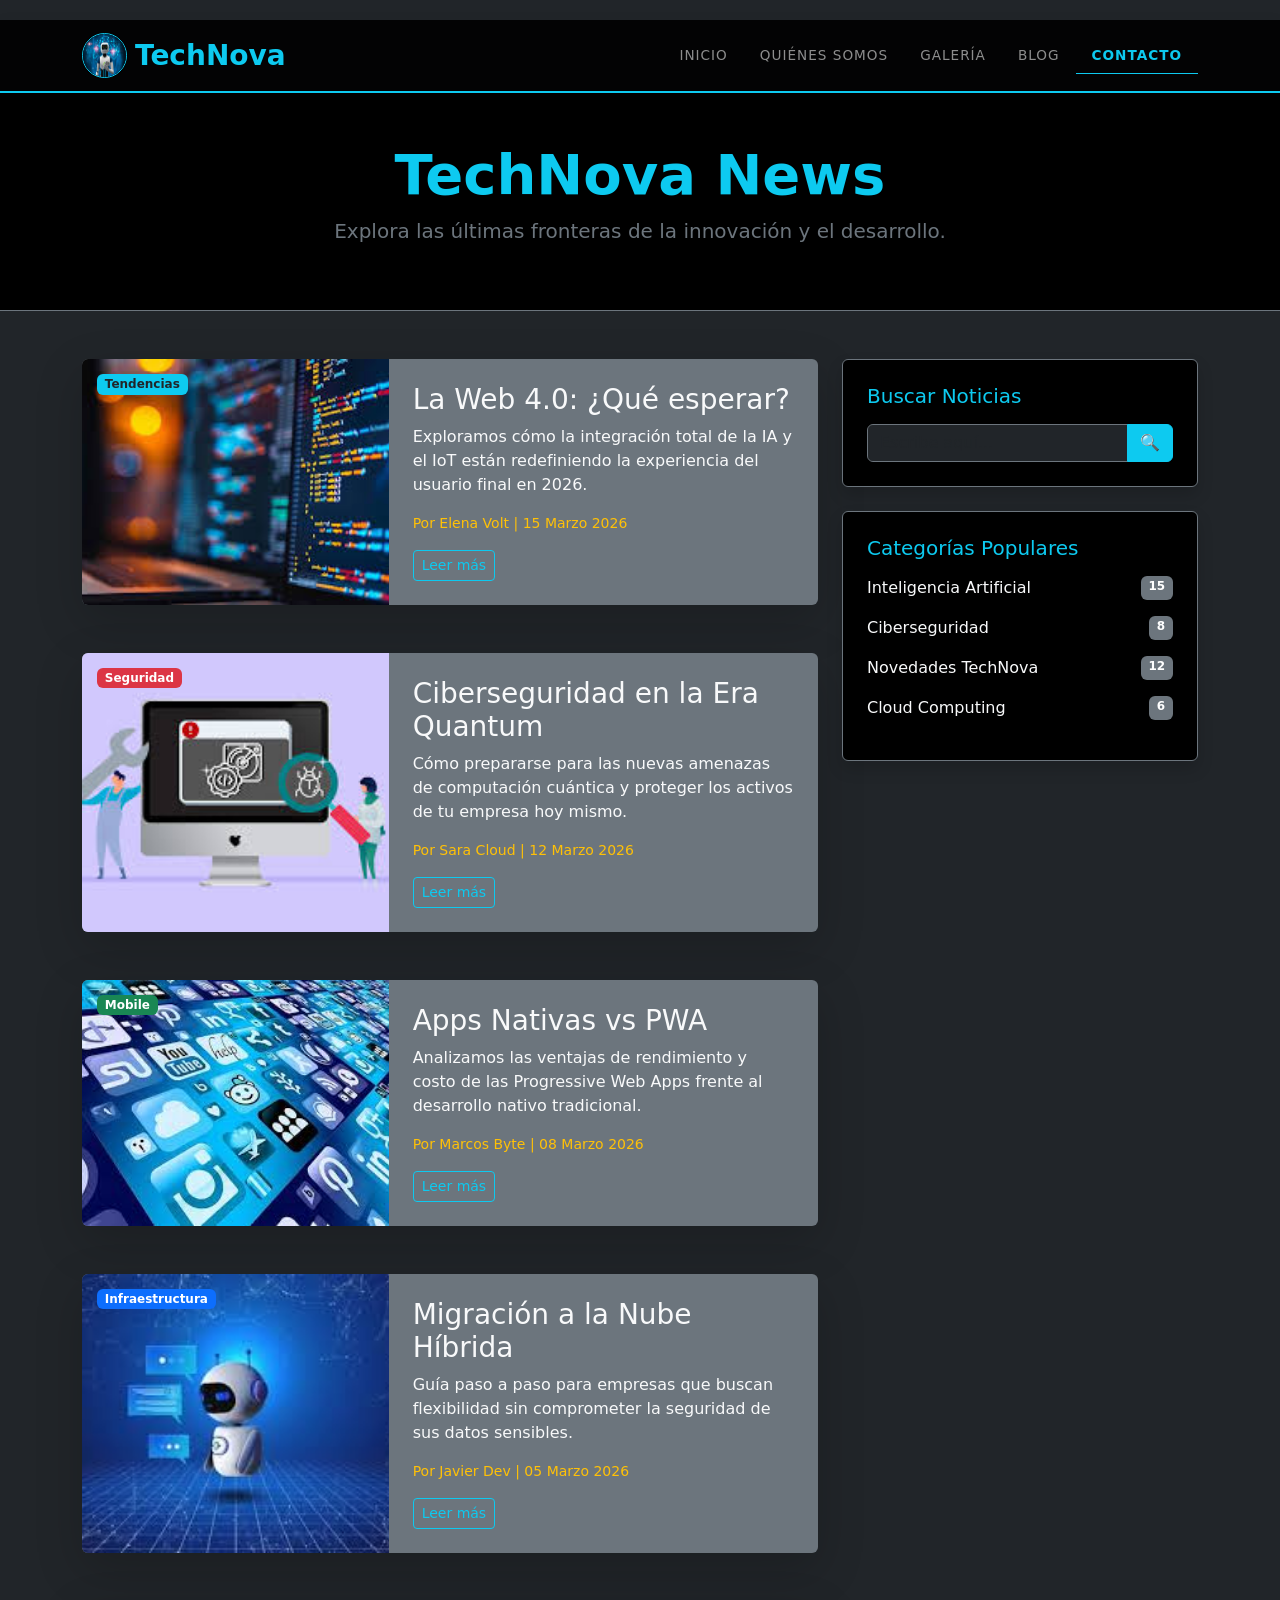
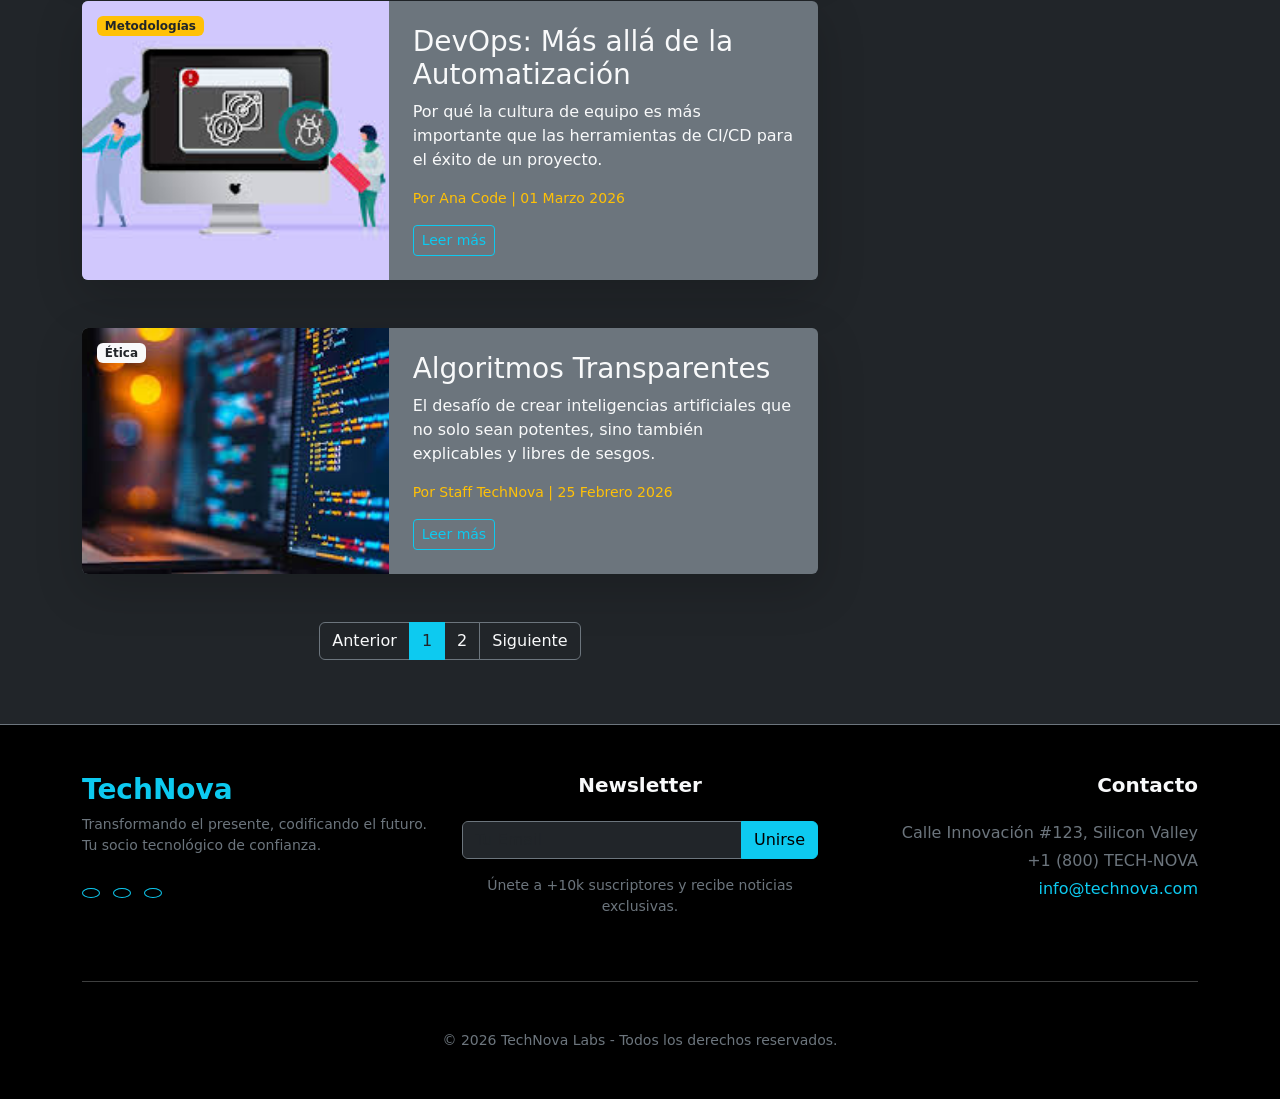
<file: blog.html>
<!DOCTYPE html>
<html lang="es">
<head>
    <meta charset="UTF-8">
    <meta name="viewport" content="width=device-width, initial-scale=1.0">
    <title>TechNova | Blog y Noticias</title>
    <link rel="stylesheet" href="bootstrap/css/bootstrap.min.css">
    <link rel="stylesheet" href="estilos.css">
</head>
<body class="bg-dark text-light">

<nav class="navbar navbar-expand-lg navbar-dark navbar-custom shadow sticky-top">
    <div class="container">
        <a class="navbar-brand d-flex align-items-center" href="index.html">
            <img src="imagenes/logo.jfif" alt="Logo" width="45" height="45" class="d-inline-block align-text-top me-2 rounded-circle border border-info">
            <span class="fw-bold text-info fs-3">TechNova</span>
        </a>

        <button class="navbar-toggler" type="button" data-bs-toggle="collapse" data-bs-target="#menuPrincipal">
            <span class="navbar-toggler-icon"></span>
        </button>

        <div class="collapse navbar-collapse" id="menuPrincipal">
            <ul class="navbar-nav ms-auto">
                <li class="nav-item">
                    <a class="nav-link px-3" href="index.html">Inicio</a>
                </li>
                <li class="nav-item">
                    <a class="nav-link px-3" href="quienes-somos.html">Quiénes Somos</a>
                </li>
                <li class="nav-item">
                    <a class="nav-link px-3" href="galeria.html">Galería</a>
                </li>
                <li class="nav-item">
                    <a class="nav-link px-3" href="blog.html">Blog</a>
                </li>
                <li class="nav-item">
                    <a class="nav-link px-3 active" href="contacto.html">Contacto</a>
                </li>
            </ul>
        </div>
    </div>
</nav>
<header class="py-5 bg-black border-bottom border-secondary text-center">
    <div class="container">
        <h1 class="display-4 fw-bold text-info">TechNova News</h1>
        <p class="lead text-secondary">Explora las últimas fronteras de la innovación y el desarrollo.</p>
    </div>
</header>

<section class="container py-5">
    <div class="row">
        
        <div class="col-lg-8">
            
            <div class="row g-4">
                <div class="col-12 mb-4">
                    <article class="card bg-secondary text-light border-0 shadow-lg overflow-hidden h-100">
                        <div class="row g-0">
                            <div class="col-md-5 position-relative">
                                <span class="badge bg-info text-dark badge-category">Tendencias</span>
                                <img src="imagenes/desweb.jfif" class="img-fluid h-100 w-100 card-img-hover" style="object-fit: cover;" alt="IA">
                            </div>
                            <div class="col-md-7">
                                <div class="card-body p-4">
                                    <h3>La Web 4.0: ¿Qué esperar?</h3>
                                    <p>Exploramos cómo la integración total de la IA y el IoT están redefiniendo la experiencia del usuario final en 2026.</p>
                                    <p class="text-warning small mb-0">Por Elena Volt | 15 Marzo 2026</p>
                                    <a href="#" class="btn btn-outline-info btn-sm mt-3">Leer más</a>
                                </div>
                            </div>
                        </div>
                    </article>
                </div>

                <div class="col-12 mb-4">
                    <article class="card bg-secondary text-light border-0 shadow-lg overflow-hidden h-100">
                        <div class="row g-0">
                            <div class="col-md-5 position-relative">
                                <span class="badge bg-danger badge-category">Seguridad</span>
                                <img src="imagenes/soporte.jfif" class="img-fluid h-100 w-100 card-img-hover" style="object-fit: cover;" alt="Seguridad">
                            </div>
                            <div class="col-md-7">
                                <div class="card-body p-4">
                                    <h3>Ciberseguridad en la Era Quantum</h3>
                                    <p>Cómo prepararse para las nuevas amenazas de computación cuántica y proteger los activos de tu empresa hoy mismo.</p>
                                    <p class="text-warning small mb-0">Por Sara Cloud | 12 Marzo 2026</p>
                                    <a href="#" class="btn btn-outline-info btn-sm mt-3">Leer más</a>
                                </div>
                            </div>
                        </div>
                    </article>
                </div>

                <div class="col-12 mb-4">
                    <article class="card bg-secondary text-light border-0 shadow-lg overflow-hidden h-100">
                        <div class="row g-0">
                            <div class="col-md-5 position-relative">
                                <span class="badge bg-success badge-category">Mobile</span>
                                <img src="imagenes/apps.jfif" class="img-fluid h-100 w-100 card-img-hover" style="object-fit: cover;" alt="Apps">
                            </div>
                            <div class="col-md-7">
                                <div class="card-body p-4">
                                    <h3>Apps Nativas vs PWA</h3>
                                    <p>Analizamos las ventajas de rendimiento y costo de las Progressive Web Apps frente al desarrollo nativo tradicional.</p>
                                    <p class="text-warning small mb-0">Por Marcos Byte | 08 Marzo 2026</p>
                                    <a href="#" class="btn btn-outline-info btn-sm mt-3">Leer más</a>
                                </div>
                            </div>
                        </div>
                    </article>
                </div>

                <div class="col-12 mb-4">
                    <article class="card bg-secondary text-light border-0 shadow-lg overflow-hidden h-100">
                        <div class="row g-0">
                            <div class="col-md-5 position-relative">
                                <span class="badge bg-primary badge-category">Infraestructura</span>
                                <img src="imagenes/img1.jfif" class="img-fluid h-100 w-100 card-img-hover" style="object-fit: cover;" alt="Nube">
                            </div>
                            <div class="col-md-7">
                                <div class="card-body p-4">
                                    <h3>Migración a la Nube Híbrida</h3>
                                    <p>Guía paso a paso para empresas que buscan flexibilidad sin comprometer la seguridad de sus datos sensibles.</p>
                                    <p class="text-warning small mb-0">Por Javier Dev | 05 Marzo 2026</p>
                                    <a href="#" class="btn btn-outline-info btn-sm mt-3">Leer más</a>
                                </div>
                            </div>
                        </div>
                    </article>
                </div>

                <div class="col-12 mb-4">
                    <article class="card bg-secondary text-light border-0 shadow-lg overflow-hidden h-100">
                        <div class="row g-0">
                            <div class="col-md-5 position-relative">
                                <span class="badge bg-warning text-dark badge-category">Metodologías</span>
                                <img src="imagenes/soporte.jfif" class="img-fluid h-100 w-100 card-img-hover" style="object-fit: cover;" alt="Agile">
                            </div>
                            <div class="col-md-7">
                                <div class="card-body p-4">
                                    <h3>DevOps: Más allá de la Automatización</h3>
                                    <p>Por qué la cultura de equipo es más importante que las herramientas de CI/CD para el éxito de un proyecto.</p>
                                    <p class="text-warning small mb-0">Por Ana Code | 01 Marzo 2026</p>
                                    <a href="#" class="btn btn-outline-info btn-sm mt-3">Leer más</a>
                                </div>
                            </div>
                        </div>
                    </article>
                </div>

                <div class="col-12 mb-4">
                    <article class="card bg-secondary text-light border-0 shadow-lg overflow-hidden h-100">
                        <div class="row g-0">
                            <div class="col-md-5 position-relative">
                                <span class="badge bg-light text-dark badge-category">Ética</span>
                                <img src="imagenes/desweb.jfif" class="img-fluid h-100 w-100 card-img-hover" style="object-fit: cover;" alt="Ética">
                            </div>
                            <div class="col-md-7">
                                <div class="card-body p-4">
                                    <h3>Algoritmos Transparentes</h3>
                                    <p>El desafío de crear inteligencias artificiales que no solo sean potentes, sino también explicables y libres de sesgos.</p>
                                    <p class="text-warning small mb-0">Por Staff TechNova | 25 Febrero 2026</p>
                                    <a href="#" class="btn btn-outline-info btn-sm mt-3">Leer más</a>
                                </div>
                            </div>
                        </div>
                    </article>
                </div>
            </div>

            <nav class="mt-4">
                <ul class="pagination justify-content-center">
                    <li class="page-item disabled"><a class="page-link bg-dark border-secondary text-light" href="#">Anterior</a></li>
                    <li class="page-item active"><a class="page-link bg-info border-info text-dark" href="#">1</a></li>
                    <li class="page-item"><a class="page-link bg-dark border-secondary text-light" href="#">2</a></li>
                    <li class="page-item"><a class="page-link bg-dark border-secondary text-light" href="#">Siguiente</a></li>
                </ul>
            </nav>
        </div>

        <div class="col-lg-4 mt-5 mt-lg-0">
            <div class="bg-black p-4 rounded shadow border border-secondary mb-4">
                <h5 class="text-info mb-3">Buscar Noticias</h5>
                <div class="input-group">
                    <input type="text" class="form-control bg-dark text-light border-secondary" placeholder="Escribe aquí...">
                    <button class="btn btn-info">🔍</button>
                </div>
            </div>

            <div class="bg-black p-4 rounded shadow border border-secondary sticky-top" style="top: 90px;">
                <h5 class="text-info mb-3">Categorías Populares</h5>
                <ul class="list-unstyled">
                    <li class="mb-3 d-flex justify-content-between">
                        <a href="#" class="text-light text-decoration-none">Inteligencia Artificial</a>
                        <span class="badge bg-secondary">15</span>
                    </li>
                    <li class="mb-3 d-flex justify-content-between">
                        <a href="#" class="text-light text-decoration-none">Ciberseguridad</a>
                        <span class="badge bg-secondary">8</span>
                    </li>
                    <li class="mb-3 d-flex justify-content-between">
                        <a href="#" class="text-light text-decoration-none">Novedades TechNova</a>
                        <span class="badge bg-secondary">12</span>
                    </li>
                    <li class="mb-3 d-flex justify-content-between">
                        <a href="#" class="text-light text-decoration-none">Cloud Computing</a>
                        <span class="badge bg-secondary">6</span>
                    </li>
                </ul>
            </div>
        </div>

    </div>
</section>

<footer id="contacto" class="bg-black py-5 border-top border-secondary">
    <div class="container">
        <div class="row g-4">
            <div class="col-lg-4 text-center text-lg-start">
                <h3 class="text-info fw-bold">TechNova</h3>
                <p class="text-secondary small">Transformando el presente, codificando el futuro. Tu socio tecnológico de confianza.</p>
                <div class="mt-4">
                    <a href="#" class="btn btn-outline-info btn-sm rounded-circle me-2"><i class="bi bi-linkedin"></i></a>
                    <a href="#" class="btn btn-outline-info btn-sm rounded-circle me-2"><i class="bi bi-github"></i></a>
                    <a href="#" class="btn btn-outline-info btn-sm rounded-circle"><i class="bi bi-youtube"></i></a>
                </div>
            </div>
            <div class="col-lg-4 text-center">
                <h5 class="fw-bold mb-4">Newsletter</h5>
                <div class="input-group mb-3">
                    <input type="text" class="form-control bg-dark border-secondary text-white" placeholder="Tu Email">
                    <button class="btn btn-info" type="button">Unirse</button>
                </div>
                <p class="text-secondary small">Únete a +10k suscriptores y recibe noticias exclusivas.</p>
            </div>
            <div class="col-lg-4 text-center text-lg-end">
                <h5 class="fw-bold mb-4">Contacto</h5>
                <p class="text-secondary mb-1">Calle Innovación #123, Silicon Valley</p>
                <p class="text-secondary mb-1">+1 (800) TECH-NOVA</p>
                <p class="text-info">info@technova.com</p>
            </div>
        </div>
        <hr class="bg-secondary my-5">
        <p class="text-center text-secondary small mb-0">© 2026 TechNova Labs - Todos los derechos reservados.</p>
    </div>
</footer>

<script src="bootstrap/js/bootstrap.bundle.min.js"></script>
</body>
</html>
</file>
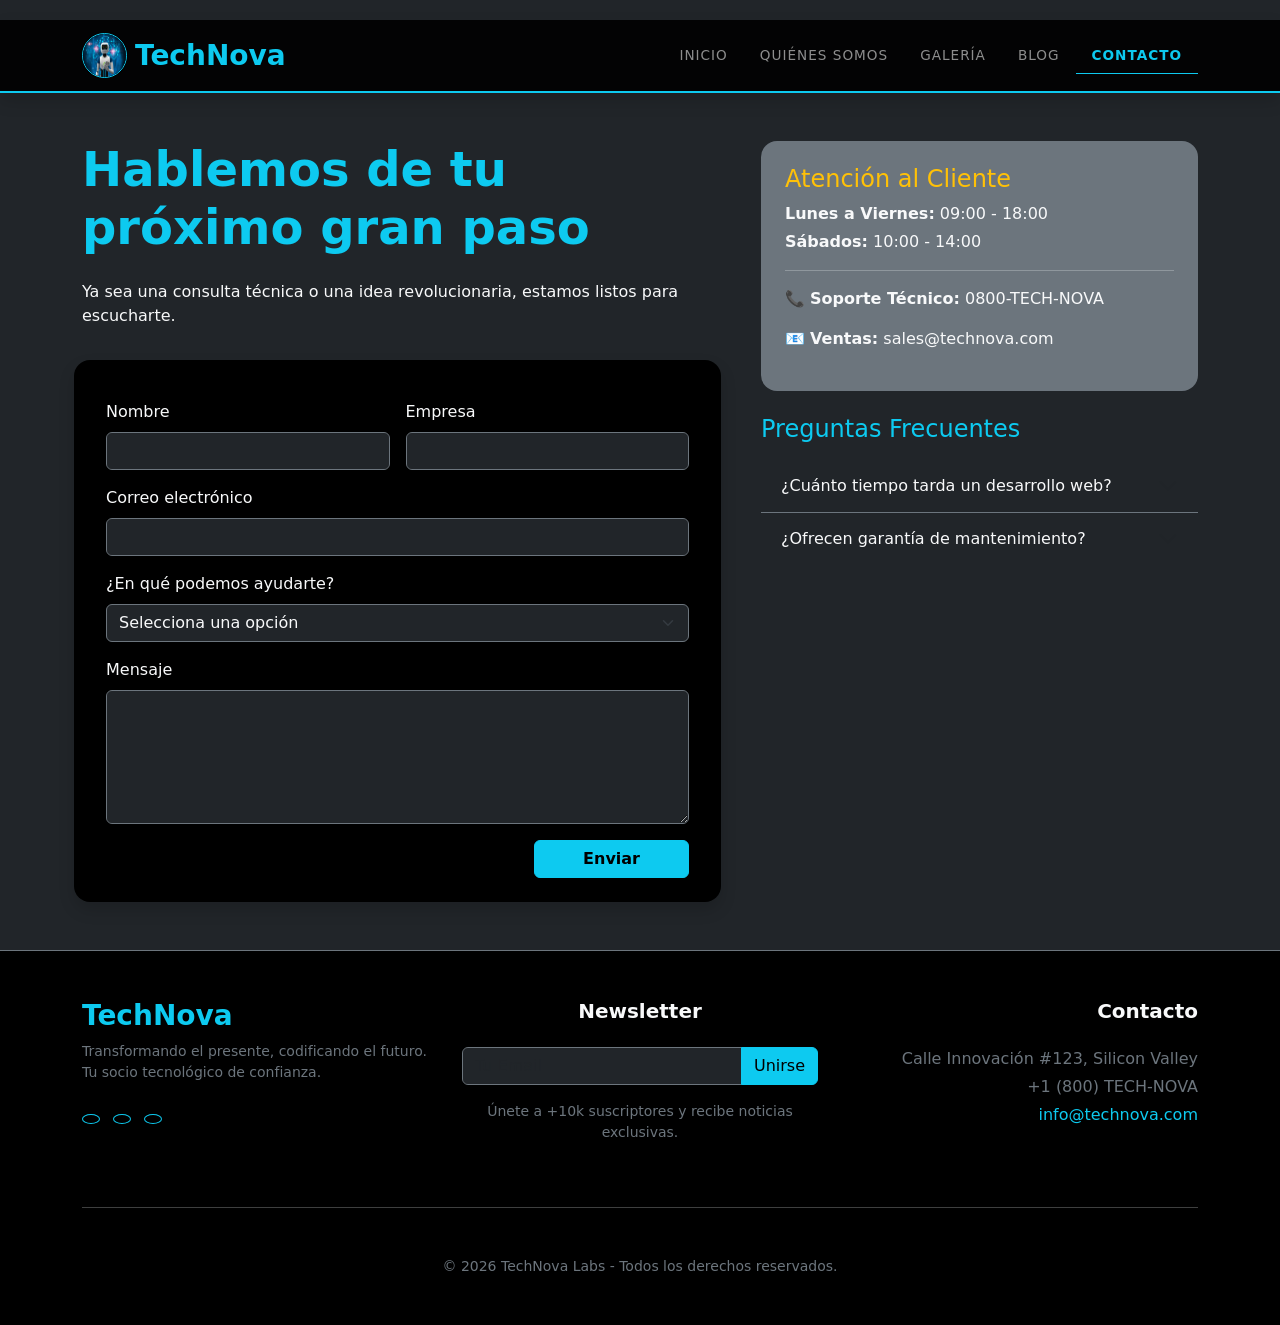
<file: contacto.html>
<!DOCTYPE html>
<html lang="es">
<head>
    <meta charset="UTF-8">
    <meta name="viewport" content="width=device-width, initial-scale=1.0">
    <title>TechNova | Contacto</title>
    <link rel="stylesheet" href="bootstrap/css/bootstrap.min.css">
    <link rel="stylesheet" href="estilos.css">
</head>
<body class="bg-dark text-light">

<nav class="navbar navbar-expand-lg navbar-dark navbar-custom shadow sticky-top">
    <div class="container">
        <a class="navbar-brand d-flex align-items-center" href="index.html">
            <img src="imagenes/logo.jfif" alt="Logo" width="45" height="45" class="d-inline-block align-text-top me-2 rounded-circle border border-info">
            <span class="fw-bold text-info fs-3">TechNova</span>
        </a>

        <button class="navbar-toggler" type="button" data-bs-toggle="collapse" data-bs-target="#menuPrincipal">
            <span class="navbar-toggler-icon"></span>
        </button>

        <div class="collapse navbar-collapse" id="menuPrincipal">
            <ul class="navbar-nav ms-auto">
                <li class="nav-item">
                    <a class="nav-link px-3" href="index.html">Inicio</a>
                </li>
                <li class="nav-item">
                    <a class="nav-link px-3" href="quienes-somos.html">Quiénes Somos</a>
                </li>
                <li class="nav-item">
                    <a class="nav-link px-3" href="galeria.html">Galería</a>
                </li>
                <li class="nav-item">
                    <a class="nav-link px-3" href="blog.html">Blog</a>
                </li>
                <li class="nav-item">
                    <a class="nav-link px-3 active" href="contacto.html">Contacto</a>
                </li>
            </ul>
        </div>
    </div>
</nav>

<section class="container py-5">
    <div class="row g-5">
        <div class="col-lg-7">
            <h2 class="display-5 fw-bold text-info mb-4">Hablemos de tu próximo gran paso</h2>
            <p class="mb-5">Ya sea una consulta técnica o una idea revolucionaria, estamos listos para escucharte.</p>
            
            <form class="row g-3 bg-black p-4 rounded-4 shadow">
                <div class="col-md-6">
                    <label class="form-label">Nombre</label>
                    <input type="text" class="form-control bg-dark text-light border-secondary">
                </div>
                <div class="col-md-6">
                    <label class="form-label">Empresa</label>
                    <input type="text" class="form-control bg-dark text-light border-secondary">
                </div>
                <div class="col-md-12">
                    <label class="form-label">Correo electrónico</label>
                    <input type="email" class="form-control bg-dark text-light border-secondary">
                </div>
                <div class="col-md-12">
                    <label class="form-label">¿En qué podemos ayudarte?</label>
                    <select class="form-select bg-dark text-light border-secondary">
                        <option selected>Selecciona una opción</option>
                        <option>Desarrollo Web</option>
                        <option>Aplicaciones Móviles</option>
                        <option>Ciberseguridad</option>
                        <option>Otro</option>
                    </select>
                </div>
                <div class="col-12">
                    <label class="form-label">Mensaje</label>
                    <textarea class="form-control bg-dark text-light border-secondary" rows="5"></textarea>
                </div>
                <div class="col-12 text-end">
                    <button type="submit" class="btn btn-info px-5 fw-bold">Enviar</button>
                </div>
            </form>
        </div>

        <div class="col-lg-5">
            <div class="bg-secondary p-4 rounded-4 mb-4">
                <h4 class="text-warning">Atención al Cliente</h4>
                <p class="mb-1"><strong>Lunes a Viernes:</strong> 09:00 - 18:00</p>
                <p><strong>Sábados:</strong> 10:00 - 14:00</p>
                <hr>
                <p>📞 <strong>Soporte Técnico:</strong> 0800-TECH-NOVA</p>
                <p>📧 <strong>Ventas:</strong> sales@technova.com</p>
            </div>

            <h4 class="text-info mt-4">Preguntas Frecuentes</h4>
            <div class="accordion accordion-flush mt-3" id="faq">
                <div class="accordion-item bg-transparent text-light border-secondary">
                    <h2 class="accordion-header">
                        <button class="accordion-button collapsed bg-dark text-light shadow-none" type="button" data-bs-toggle="collapse" data-bs-target="#q1">
                            ¿Cuánto tiempo tarda un desarrollo web?
                        </button>
                    </h2>
                    <div id="q1" class="accordion-collapse collapse" data-bs-parent="#faq">
                        <div class="accordion-body small text-secondary">
                            Depende de la complejidad, pero un sitio estándar suele tardar entre 4 a 6 semanas.
                        </div>
                    </div>
                </div>
                <div class="accordion-item bg-transparent text-light border-secondary">
                    <h2 class="accordion-header">
                        <button class="accordion-button collapsed bg-dark text-light shadow-none" type="button" data-bs-toggle="collapse" data-bs-target="#q2">
                            ¿Ofrecen garantía de mantenimiento?
                        </button>
                    </h2>
                    <div id="q2" class="accordion-collapse collapse" data-bs-parent="#faq">
                        <div class="accordion-body small text-secondary">
                            Sí, todos nuestros planes incluyen 3 meses de soporte técnico gratuito post-lanzamiento.
                        </div>
                    </div>
                </div>
            </div>
        </div>
    </div>
</section>

<footer id="contacto" class="bg-black py-5 border-top border-secondary">
    <div class="container">
        <div class="row g-4">
            <div class="col-lg-4 text-center text-lg-start">
                <h3 class="text-info fw-bold">TechNova</h3>
                <p class="text-secondary small">Transformando el presente, codificando el futuro. Tu socio tecnológico de confianza.</p>
                <div class="mt-4">
                    <a href="#" class="btn btn-outline-info btn-sm rounded-circle me-2"><i class="bi bi-linkedin"></i></a>
                    <a href="#" class="btn btn-outline-info btn-sm rounded-circle me-2"><i class="bi bi-github"></i></a>
                    <a href="#" class="btn btn-outline-info btn-sm rounded-circle"><i class="bi bi-youtube"></i></a>
                </div>
            </div>
            <div class="col-lg-4 text-center">
                <h5 class="fw-bold mb-4">Newsletter</h5>
                <div class="input-group mb-3">
                    <input type="text" class="form-control bg-dark border-secondary text-white" placeholder="Tu Email">
                    <button class="btn btn-info" type="button">Unirse</button>
                </div>
                <p class="text-secondary small">Únete a +10k suscriptores y recibe noticias exclusivas.</p>
            </div>
            <div class="col-lg-4 text-center text-lg-end">
                <h5 class="fw-bold mb-4">Contacto</h5>
                <p class="text-secondary mb-1">Calle Innovación #123, Silicon Valley</p>
                <p class="text-secondary mb-1">+1 (800) TECH-NOVA</p>
                <p class="text-info">info@technova.com</p>
            </div>
        </div>
        <hr class="bg-secondary my-5">
        <p class="text-center text-secondary small mb-0">© 2026 TechNova Labs - Todos los derechos reservados.</p>
    </div>
</footer>

<script src="bootstrap/js/bootstrap.bundle.min.js"></script>
</body>
</html>
</file>
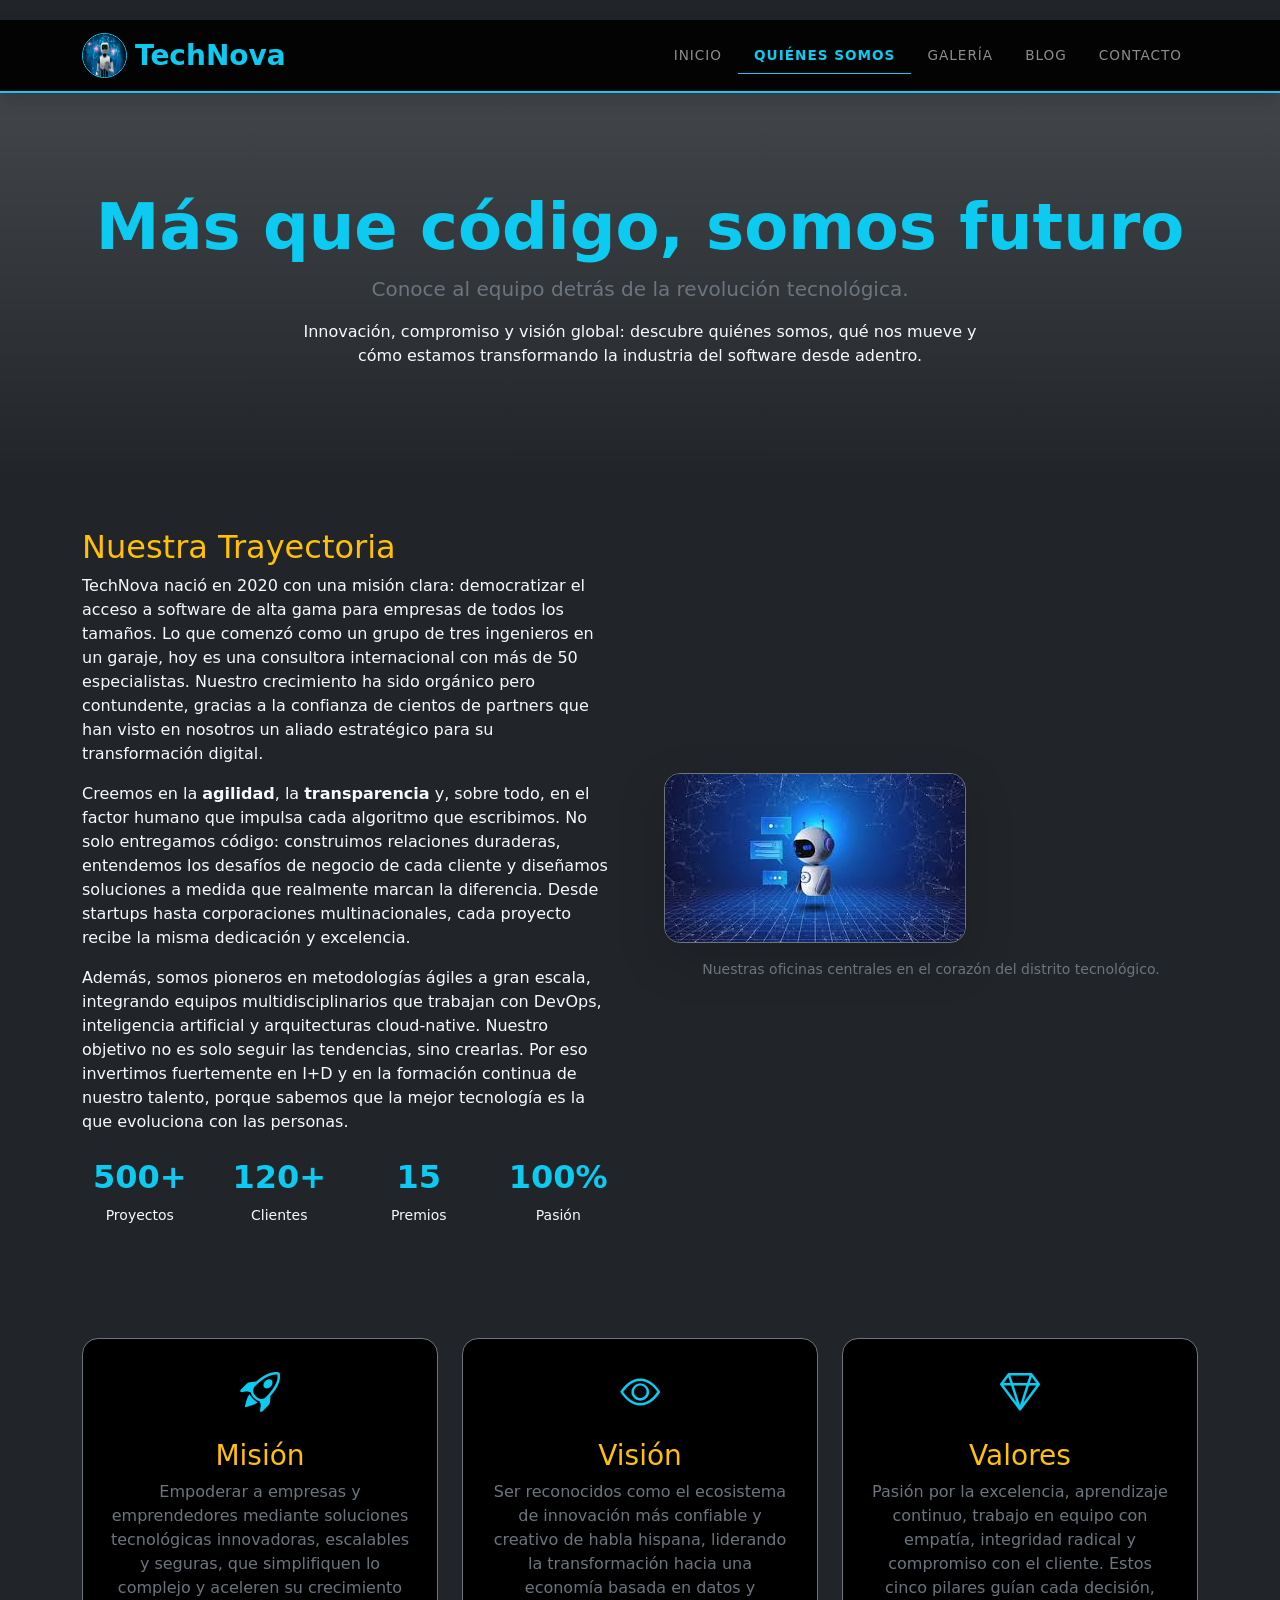
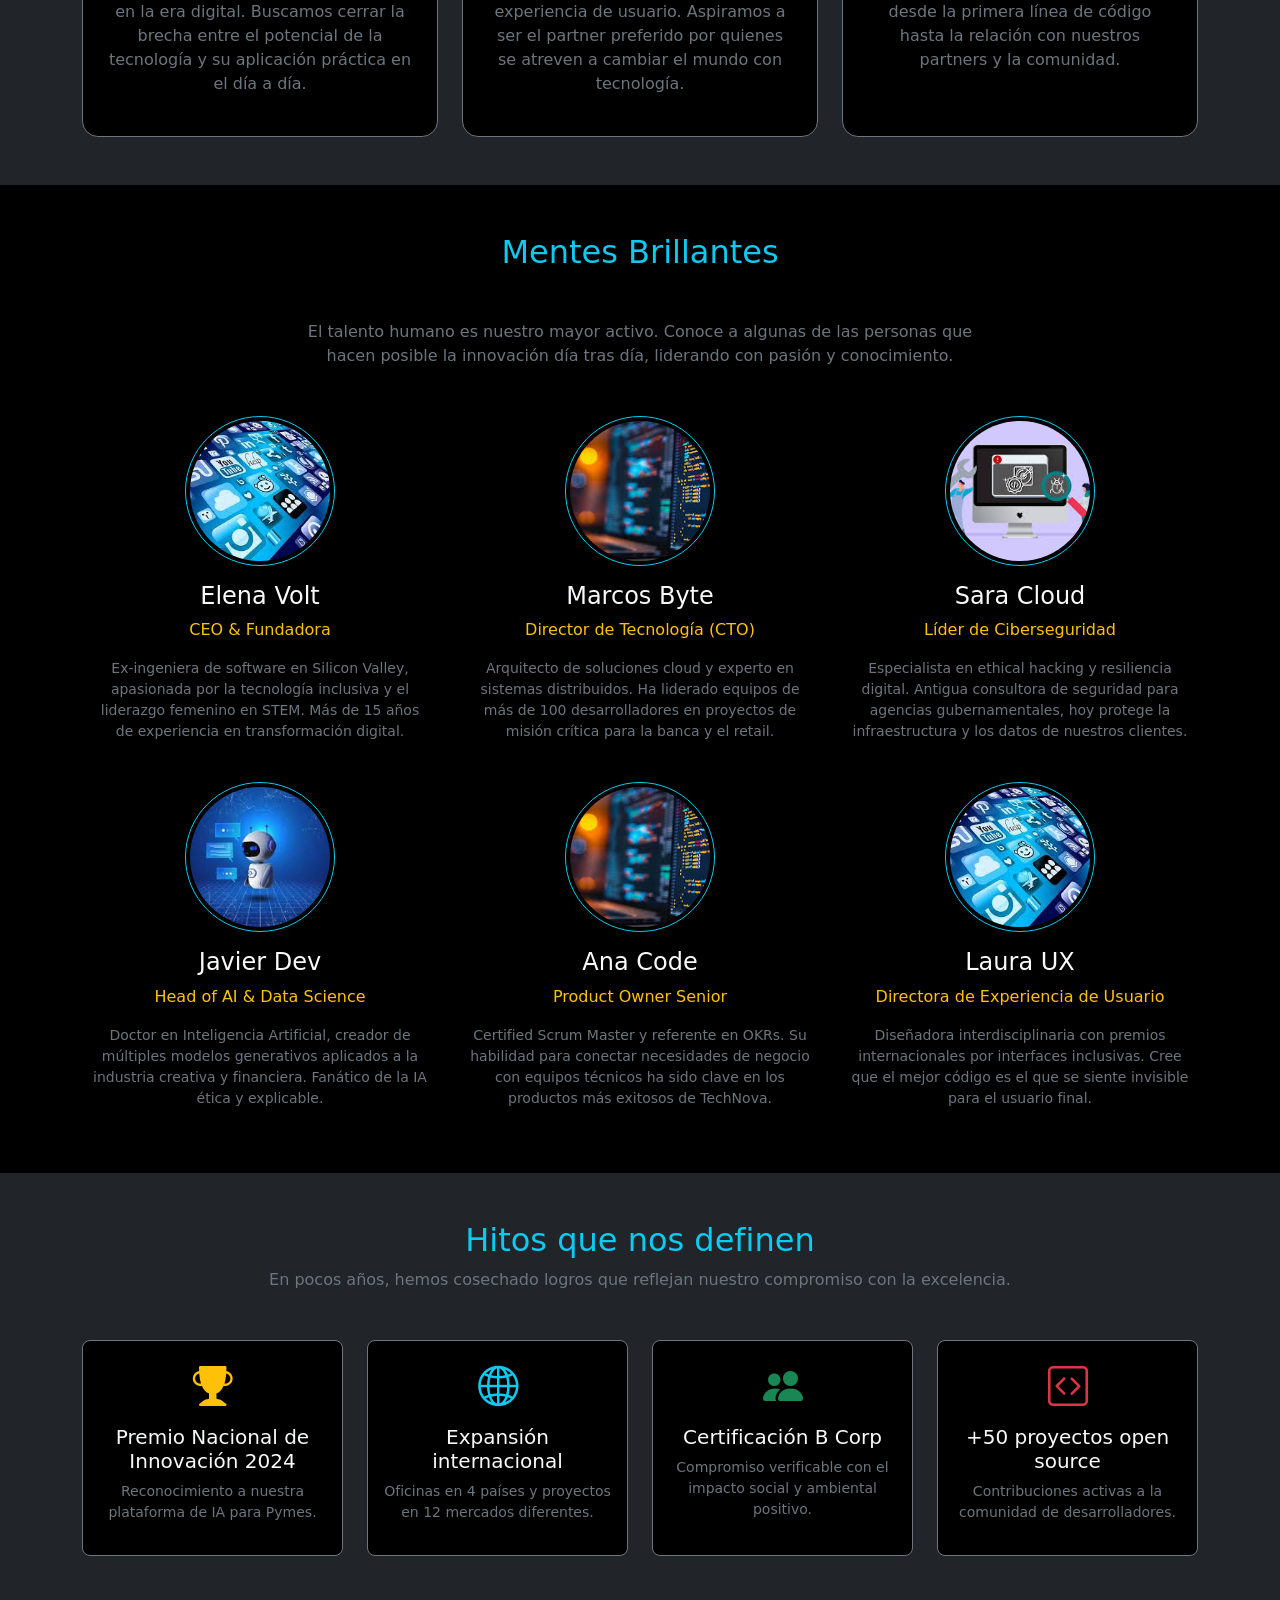
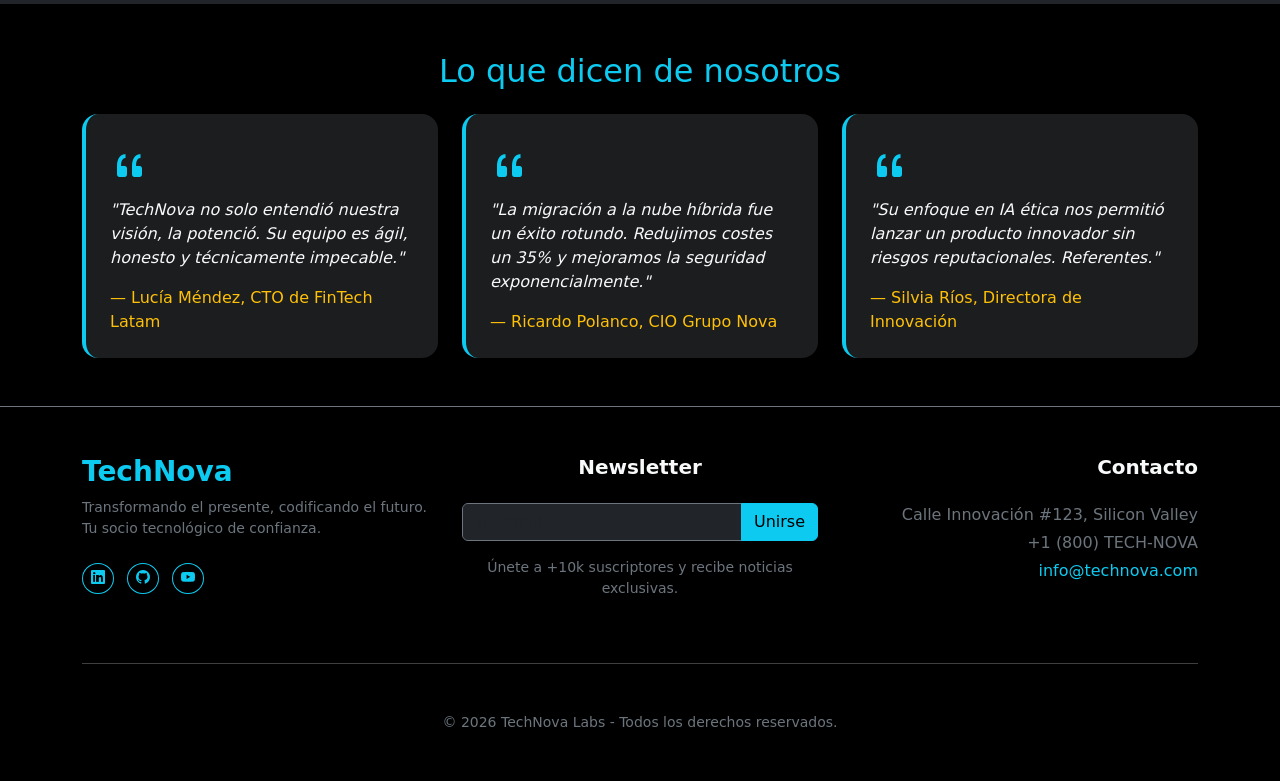
<file: quienes-somos.html>
<!DOCTYPE html>
<html lang="es">
<head>
    <meta charset="UTF-8">
    <meta name="viewport" content="width=device-width, initial-scale=1.0">
    <title>TechNova | Quiénes Somos</title>
    <link rel="stylesheet" href="bootstrap/css/bootstrap.min.css">
    <link rel="stylesheet" href="estilos.css">
    <!-- Bootstrap Icons (necesarios para los íconos del footer) -->
    <link rel="stylesheet" href="https://cdn.jsdelivr.net/npm/bootstrap-icons@1.11.3/font/bootstrap-icons.min.css">
</head>
<body class="bg-dark text-light">

<nav class="navbar navbar-expand-lg navbar-dark navbar-custom shadow sticky-top">
    <div class="container">
        <a class="navbar-brand d-flex align-items-center" href="index.html">
            <img src="imagenes/logo.jfif" alt="Logo" width="45" height="45" class="d-inline-block align-text-top me-2 rounded-circle border border-info">
            <span class="fw-bold text-info fs-3">TechNova</span>
        </a>

        <button class="navbar-toggler" type="button" data-bs-toggle="collapse" data-bs-target="#menuPrincipal">
            <span class="navbar-toggler-icon"></span>
        </button>

        <div class="collapse navbar-collapse" id="menuPrincipal">
            <ul class="navbar-nav ms-auto">
                <li class="nav-item">
                    <a class="nav-link px-3" href="index.html">Inicio</a>
                </li>
                <li class="nav-item">
                    <a class="nav-link px-3 active" href="quienes-somos.html">Quiénes Somos</a>
                </li>
                <li class="nav-item">
                    <a class="nav-link px-3" href="galeria.html">Galería</a>
                </li>
                <li class="nav-item">
                    <a class="nav-link px-3" href="blog.html">Blog</a>
                </li>
                <li class="nav-item">
                    <a class="nav-link px-3" href="contacto.html">Contacto</a>
                </li>
            </ul>
        </div>
    </div>
</nav>


<section class="py-5 bg-gradient" style="background: linear-gradient(45deg, #000, #051937);">
    <div class="container text-center py-5">
        <h1 class="display-3 fw-bold text-info">Más que código, somos futuro</h1>
        <p class="lead text-secondary">Conoce al equipo detrás de la revolución tecnológica.</p>
        <p class="text-light mt-3 mx-auto" style="max-width: 700px;">Innovación, compromiso y visión global: descubre quiénes somos, qué nos mueve y cómo estamos transformando la industria del software desde adentro.</p>
    </div>
</section>

<section class="container py-5">
    <div class="row align-items-center g-5">
        <div class="col-lg-6">
            <h2 class="text-warning">Nuestra Trayectoria</h2>
            <p>TechNova nació en 2020 con una misión clara: democratizar el acceso a software de alta gama para empresas de todos los tamaños. Lo que comenzó como un grupo de tres ingenieros en un garaje, hoy es una consultora internacional con más de 50 especialistas. Nuestro crecimiento ha sido orgánico pero contundente, gracias a la confianza de cientos de partners que han visto en nosotros un aliado estratégico para su transformación digital.</p>
            <p>Creemos en la <strong>agilidad</strong>, la <strong>transparencia</strong> y, sobre todo, en el factor humano que impulsa cada algoritmo que escribimos. No solo entregamos código: construimos relaciones duraderas, entendemos los desafíos de negocio de cada cliente y diseñamos soluciones a medida que realmente marcan la diferencia. Desde startups hasta corporaciones multinacionales, cada proyecto recibe la misma dedicación y excelencia.</p>
            <p>Además, somos pioneros en metodologías ágiles a gran escala, integrando equipos multidisciplinarios que trabajan con DevOps, inteligencia artificial y arquitecturas cloud-native. Nuestro objetivo no es solo seguir las tendencias, sino crearlas. Por eso invertimos fuertemente en I+D y en la formación continua de nuestro talento, porque sabemos que la mejor tecnología es la que evoluciona con las personas.</p>
            <div class="row mt-4">
                <div class="col-6 col-md-3 text-center">
                    <h2 class="text-info fw-bold">500+</h2>
                    <p class="small">Proyectos</p>
                </div>
                <div class="col-6 col-md-3 text-center">
                    <h2 class="text-info fw-bold">120+</h2>
                    <p class="small">Clientes</p>
                </div>
                <div class="col-6 col-md-3 text-center">
                    <h2 class="text-info fw-bold">15</h2>
                    <p class="small">Premios</p>
                </div>
                <div class="col-6 col-md-3 text-center">
                    <h2 class="text-info fw-bold">100%</h2>
                    <p class="small">Pasión</p>
                </div>
            </div>
        </div>
        <div class="col-lg-6">
            <img src="imagenes/img1.jfif" class="img-fluid rounded-4 border border-secondary shadow-lg" alt="Oficinas TechNova">
            <p class="text-secondary text-center mt-3 small">Nuestras oficinas centrales en el corazón del distrito tecnológico.</p>
        </div>
    </div>
</section>

<!-- Nueva sección: Misión, Visión y Valores -->
<section class="container py-5">
    <div class="row g-4">
        <div class="col-md-4">
            <div class="bg-black p-4 rounded-4 border border-secondary h-100 text-center">
                <i class="bi bi-rocket-takeoff fs-1 text-info"></i>
                <h3 class="text-warning mt-3">Misión</h3>
                <p class="text-secondary">Empoderar a empresas y emprendedores mediante soluciones tecnológicas innovadoras, escalables y seguras, que simplifiquen lo complejo y aceleren su crecimiento en la era digital. Buscamos cerrar la brecha entre el potencial de la tecnología y su aplicación práctica en el día a día.</p>
            </div>
        </div>
        <div class="col-md-4">
            <div class="bg-black p-4 rounded-4 border border-secondary h-100 text-center">
                <i class="bi bi-eye fs-1 text-info"></i>
                <h3 class="text-warning mt-3">Visión</h3>
                <p class="text-secondary">Ser reconocidos como el ecosistema de innovación más confiable y creativo de habla hispana, liderando la transformación hacia una economía basada en datos y experiencia de usuario. Aspiramos a ser el partner preferido por quienes se atreven a cambiar el mundo con tecnología.</p>
            </div>
        </div>
        <div class="col-md-4">
            <div class="bg-black p-4 rounded-4 border border-secondary h-100 text-center">
                <i class="bi bi-gem fs-1 text-info"></i>
                <h3 class="text-warning mt-3">Valores</h3>
                <p class="text-secondary">Pasión por la excelencia, aprendizaje continuo, trabajo en equipo con empatía, integridad radical y compromiso con el cliente. Estos cinco pilares guían cada decisión, desde la primera línea de código hasta la relación con nuestros partners y la comunidad.</p>
            </div>
        </div>
    </div>
</section>

<!-- Sección expandida de Mentes Brillantes con más perfiles y descripciones -->
<section class="bg-black py-5">
    <div class="container">
        <h2 class="text-center text-info mb-5">Mentes Brillantes</h2>
        <p class="text-center text-secondary mb-5 mx-auto" style="max-width: 700px;">El talento humano es nuestro mayor activo. Conoce a algunas de las personas que hacen posible la innovación día tras día, liderando con pasión y conocimiento.</p>
        <div class="row g-4">
            <div class="col-md-4 text-center">
                <img src="imagenes/apps.jfif" class="rounded-circle mb-3 border border-info p-1" width="150" height="150" style="object-fit: cover;">
                <h4>Elena Volt</h4>
                <p class="text-warning">CEO & Fundadora</p>
                <p class="text-secondary small px-2">Ex-ingeniera de software en Silicon Valley, apasionada por la tecnología inclusiva y el liderazgo femenino en STEM. Más de 15 años de experiencia en transformación digital.</p>
            </div>
            <div class="col-md-4 text-center">
                <img src="imagenes/desweb.jfif" class="rounded-circle mb-3 border border-info p-1" width="150" height="150" style="object-fit: cover;">
                <h4>Marcos Byte</h4>
                <p class="text-warning">Director de Tecnología (CTO)</p>
                <p class="text-secondary small px-2">Arquitecto de soluciones cloud y experto en sistemas distribuidos. Ha liderado equipos de más de 100 desarrolladores en proyectos de misión crítica para la banca y el retail.</p>
            </div>
            <div class="col-md-4 text-center">
                <img src="imagenes/soporte.jfif" class="rounded-circle mb-3 border border-info p-1" width="150" height="150" style="object-fit: cover;">
                <h4>Sara Cloud</h4>
                <p class="text-warning">Líder de Ciberseguridad</p>
                <p class="text-secondary small px-2">Especialista en ethical hacking y resiliencia digital. Antigua consultora de seguridad para agencias gubernamentales, hoy protege la infraestructura y los datos de nuestros clientes.</p>
            </div>
            <div class="col-md-4 text-center mt-4">
                <img src="imagenes/img1.jfif" class="rounded-circle mb-3 border border-info p-1" width="150" height="150" style="object-fit: cover;">
                <h4>Javier Dev</h4>
                <p class="text-warning">Head of AI & Data Science</p>
                <p class="text-secondary small px-2">Doctor en Inteligencia Artificial, creador de múltiples modelos generativos aplicados a la industria creativa y financiera. Fanático de la IA ética y explicable.</p>
            </div>
            <div class="col-md-4 text-center mt-4">
                <img src="imagenes/desweb.jfif" class="rounded-circle mb-3 border border-info p-1" width="150" height="150" style="object-fit: cover;">
                <h4>Ana Code</h4>
                <p class="text-warning">Product Owner Senior</p>
                <p class="text-secondary small px-2">Certified Scrum Master y referente en OKRs. Su habilidad para conectar necesidades de negocio con equipos técnicos ha sido clave en los productos más exitosos de TechNova.</p>
            </div>
            <div class="col-md-4 text-center mt-4">
                <img src="imagenes/apps.jfif" class="rounded-circle mb-3 border border-info p-1" width="150" height="150" style="object-fit: cover;">
                <h4>Laura UX</h4>
                <p class="text-warning">Directora de Experiencia de Usuario</p>
                <p class="text-secondary small px-2">Diseñadora interdisciplinaria con premios internacionales por interfaces inclusivas. Cree que el mejor código es el que se siente invisible para el usuario final.</p>
            </div>
        </div>
    </div>
</section>

<!-- Nueva sección: Nuestros hitos y reconocimientos -->
<section class="container py-5">
    <div class="text-center mb-5">
        <h2 class="text-info">Hitos que nos definen</h2>
        <p class="text-secondary">En pocos años, hemos cosechado logros que reflejan nuestro compromiso con la excelencia.</p>
    </div>
    <div class="row g-4">
        <div class="col-md-6 col-lg-3">
            <div class="bg-black p-3 rounded-3 border border-secondary text-center h-100">
                <i class="bi bi-trophy-fill fs-1 text-warning"></i>
                <h5 class="mt-2">Premio Nacional de Innovación 2024</h5>
                <p class="small text-secondary">Reconocimiento a nuestra plataforma de IA para Pymes.</p>
            </div>
        </div>
        <div class="col-md-6 col-lg-3">
            <div class="bg-black p-3 rounded-3 border border-secondary text-center h-100">
                <i class="bi bi-globe2 fs-1 text-info"></i>
                <h5 class="mt-2">Expansión internacional</h5>
                <p class="small text-secondary">Oficinas en 4 países y proyectos en 12 mercados diferentes.</p>
            </div>
        </div>
        <div class="col-md-6 col-lg-3">
            <div class="bg-black p-3 rounded-3 border border-secondary text-center h-100">
                <i class="bi bi-people-fill fs-1 text-success"></i>
                <h5 class="mt-2">Certificación B Corp</h5>
                <p class="small text-secondary">Compromiso verificable con el impacto social y ambiental positivo.</p>
            </div>
        </div>
        <div class="col-md-6 col-lg-3">
            <div class="bg-black p-3 rounded-3 border border-secondary text-center h-100">
                <i class="bi bi-code-square fs-1 text-danger"></i>
                <h5 class="mt-2">+50 proyectos open source</h5>
                <p class="small text-secondary">Contribuciones activas a la comunidad de desarrolladores.</p>
            </div>
        </div>
    </div>
</section>

<!-- Sección adicional: Testimonios breves -->
<section class="bg-black py-5">
    <div class="container">
        <h2 class="text-center text-info mb-4">Lo que dicen de nosotros</h2>
        <div class="row g-4">
            <div class="col-md-4">
                <div class="bg-secondary bg-opacity-25 p-4 rounded-4 border-start border-info border-4">
                    <i class="bi bi-quote fs-1 text-info"></i>
                    <p class="fst-italic">"TechNova no solo entendió nuestra visión, la potenció. Su equipo es ágil, honesto y técnicamente impecable."</p>
                    <p class="text-warning mb-0">— Lucía Méndez, CTO de FinTech Latam</p>
                </div>
            </div>
            <div class="col-md-4">
                <div class="bg-secondary bg-opacity-25 p-4 rounded-4 border-start border-info border-4">
                    <i class="bi bi-quote fs-1 text-info"></i>
                    <p class="fst-italic">"La migración a la nube híbrida fue un éxito rotundo. Redujimos costes un 35% y mejoramos la seguridad exponencialmente."</p>
                    <p class="text-warning mb-0">— Ricardo Polanco, CIO Grupo Nova</p>
                </div>
            </div>
            <div class="col-md-4">
                <div class="bg-secondary bg-opacity-25 p-4 rounded-4 border-start border-info border-4">
                    <i class="bi bi-quote fs-1 text-info"></i>
                    <p class="fst-italic">"Su enfoque en IA ética nos permitió lanzar un producto innovador sin riesgos reputacionales. Referentes."</p>
                    <p class="text-warning mb-0">— Silvia Ríos, Directora de Innovación</p>
                </div>
            </div>
        </div>
    </div>
</section>

<footer id="contacto" class="bg-black py-5 border-top border-secondary">
    <div class="container">
        <div class="row g-4">
            <div class="col-lg-4 text-center text-lg-start">
                <h3 class="text-info fw-bold">TechNova</h3>
                <p class="text-secondary small">Transformando el presente, codificando el futuro. Tu socio tecnológico de confianza.</p>
                <div class="mt-4">
                    <a href="#" class="btn btn-outline-info btn-sm rounded-circle me-2"><i class="bi bi-linkedin"></i></a>
                    <a href="#" class="btn btn-outline-info btn-sm rounded-circle me-2"><i class="bi bi-github"></i></a>
                    <a href="#" class="btn btn-outline-info btn-sm rounded-circle"><i class="bi bi-youtube"></i></a>
                </div>
            </div>
            <div class="col-lg-4 text-center">
                <h5 class="fw-bold mb-4">Newsletter</h5>
                <div class="input-group mb-3">
                    <input type="text" class="form-control bg-dark border-secondary text-white" placeholder="Tu Email">
                    <button class="btn btn-info" type="button">Unirse</button>
                </div>
                <p class="text-secondary small">Únete a +10k suscriptores y recibe noticias exclusivas.</p>
            </div>
            <div class="col-lg-4 text-center text-lg-end">
                <h5 class="fw-bold mb-4">Contacto</h5>
                <p class="text-secondary mb-1">Calle Innovación #123, Silicon Valley</p>
                <p class="text-secondary mb-1">+1 (800) TECH-NOVA</p>
                <p class="text-info">info@technova.com</p>
            </div>
        </div>
        <hr class="bg-secondary my-5">
        <p class="text-center text-secondary small mb-0">© 2026 TechNova Labs - Todos los derechos reservados.</p>
    </div>
</footer>

<script src="bootstrap/js/bootstrap.bundle.min.js"></script>
</body>
</html>
</file>
<file: estilos.css>
/* Estilos personalizados para el menú mejorado */
 /* MENU */
        .navbar-custom {
            background: rgba(0, 0, 0, 0.9) !important;
            backdrop-filter: blur(10px);
            border-bottom: 2px solid #0dcaf0;
        }
        .nav-link {
            text-transform: uppercase;
            font-size: 0.85rem;
            letter-spacing: 1px;
            transition: 0.3s;
        }
        .nav-link:hover {
            color: #0dcaf0 !important;
            text-shadow: 0 0 8px #0dcaf0;
        }
        .nav-link.active {
            color: #0dcaf0 !important;
            font-weight: bold;
            border-bottom: 1px solid #0dcaf0;
        }
        .navbar-brand img {
            transition: transform 0.3s ease;
        }
        .navbar-brand:hover img {
            transform: scale(1.1);
        }
        /* Ajuste para que el contenido no quede pegado al menú fijo */
        body { padding-top: 20px; }

        /* Estilos para el menú lateral izquierdo sin tocar el resto */
        /* MENU SOCIAL */
        .social-sidebar {
            position: fixed;
            top: 50%;
            left: 0;
            transform: translateY(-50%);
            display: flex;
            flex-direction: column;
            z-index: 1000;
            background: rgba(0, 0, 0, 0.7);
            border-radius: 0 10px 10px 0;
            padding: 10px;
        }
        .social-sidebar a {
            color: #0dcaf0; /* Color info de Bootstrap */
            font-size: 24px;
            margin: 10px 5px;
            transition: transform 0.3s;
        }
        .social-sidebar a:hover {
            transform: scale(1.2);
            color: #fff;
        }

        /* BLOG */
        .card-img-hover {
            transition: transform 0.5s ease;
        }
        .card:hover .card-img-hover {
            transform: scale(1.05);
        }
        .badge-category {
            position: absolute;
            top: 15px;
            left: 15px;
            z-index: 10;
        }

        /* GALERIA */
        /* Menú lateral izquierdo */
        .social-sidebar {
            position: fixed;
            top: 50%;
            left: 0;
            transform: translateY(-50%);
            display: flex;
            flex-direction: column;
            z-index: 1000;
            background: rgba(0, 0, 0, 0.7);
            border-radius: 0 10px 10px 0;
            padding: 10px;
        }
        .social-sidebar a {
            color: #0dcaf0;
            font-size: 24px;
            margin: 10px 5px;
            transition: transform 0.3s;
        }
        .social-sidebar a:hover {
            transform: scale(1.2);
            color: #fff;
        }

        /* Estilo para el video */
        .video-header {
            width: 100%;
            height: 450px;
            overflow: hidden;
            position: relative;
        }
        .video-header video {
            width: 100%;
            height: 100%;
            object-fit: cover;
        }

        /* Ajuste de imágenes de galería */
        .galeria-img {
            width: 100%;
            height: 250px;
            object-fit: cover;
            border-radius: 8px;
            transition: 0.3s;
        }
        .galeria-img:hover {
            opacity: 0.8;
        }

        /* Estilos del video GALERIA */
    /* Contenedor principal responsive */
    .video-header {
        position: relative;
        width: 100%;
        height: 70vh; /* Altura en laptops/PC */
        min-height: 400px; /* Altura mínima para que no se vea muy pequeño */
        overflow: hidden;
        background-color: #000;
    }

    /* Video que se adapta a cualquier pantalla */
    .video-header video {
        position: absolute;
        top: 0;
        left: 0;
        width: 100%;
        height: 100%;
        object-fit: cover; /* MAGIA: El video llena el espacio sin deformarse */
        z-index: 0;
        opacity: 0.6;
    }

    /* Contenedor de Texto y Botón */
    .video-overlay {
        position: absolute;
        z-index: 2;
        top: 0;
        left: 0;
        width: 100%;
        height: 100%;
        display: flex;
        flex-direction: column;
        justify-content: center;
        padding: 0 10%; /* Espaciado lateral adaptable */
    }

    .video-overlay h1 {
        font-size: clamp(2.5rem, 8vw, 4.5rem); /* Tamaño fluido: mínimo 2.5rem, máximo 4.5rem */
        font-weight: 300;
        letter-spacing: 5px;
        color: white;
        text-transform: uppercase;
        margin-bottom: 20px;
    }

    /* Botón adaptable */
    .btn-gradient {
        background: linear-gradient(90deg, #0dcaf0 0%, #0dcaf0 100%);
        border: none;
        color: #fff;
        padding: 12px 35px;
        font-size: 1.1rem;
        border-radius: 5px;
        width: fit-content;
        font-weight: bold;
        text-decoration: none;
        transition: transform 0.3s;
    }

    /* Ajuste de la Curva para que no se rompa */
    .curve-container {
        position: absolute;
        bottom: -1px; /* Pegado abajo */
        left: 0;
        width: 100%;
        height: 80px; /* Altura de la curva reducida para móviles */
        z-index: 3;
    }

    /* En pantallas grandes, la curva puede ser más alta */
    @media (min-width: 992px) {
        .video-header { height: 85vh; }
        .curve-container { height: 150px; }
    }

    /* INDEX */
        /* --- ESTILOS PARA EL SLIDER CON CURVA --- */
        .hero-slider-container {
            position: relative;
            overflow: hidden;
        }

        .carousel-item {
            height: 85vh;
            min-height: 500px;
            background-color: #000;
        }

        .carousel-item img {
            height: 100%;
            object-fit: cover;
            opacity: 0.6; /* Oscurece la imagen para leer el texto */
        }

        /* Texto centrado estilo imagen EDI */
        .carousel-caption-custom {
            position: absolute;
            top: 50%;
            left: 50%;
            transform: translate(-50%, -50%);
            text-align: center;
            width: 80%;
            z-index: 10;
        }

        .carousel-caption-custom h1 {
            font-size: clamp(2.5rem, 8vw, 4.5rem);
            font-weight: 200;
            letter-spacing: 5px;
            text-transform: uppercase;
        }

        /* Botón con degradado Photography Design */
        .btn-gradient-custom {
            background: linear-gradient(90deg, #5de0b1 0%, #e2c35d 100%);
            border: none;
            color: #fff;
            padding: 12px 40px;
            border-radius: 5px;
            font-weight: bold;
            text-decoration: none;
            display: inline-block;
            margin-top: 20px;
            transition: 0.3s;
        }

        .btn-gradient-custom:hover {
            transform: scale(1.05);
            color: #fff;
        }

        /* La Curva Ondulada Perfecta */
        .curve-divider {
            position: absolute;
            bottom: -1px;
            left: 0;
            width: 100%;
            height: 120px;
            z-index: 15;
            line-height: 0;
        }

        .curve-divider svg {
            width: 100%;
            height: 100%;
        }

        .curve-divider path {
            fill: #212529; /* Color del bg-dark de la siguiente sección */
        }
</file>
